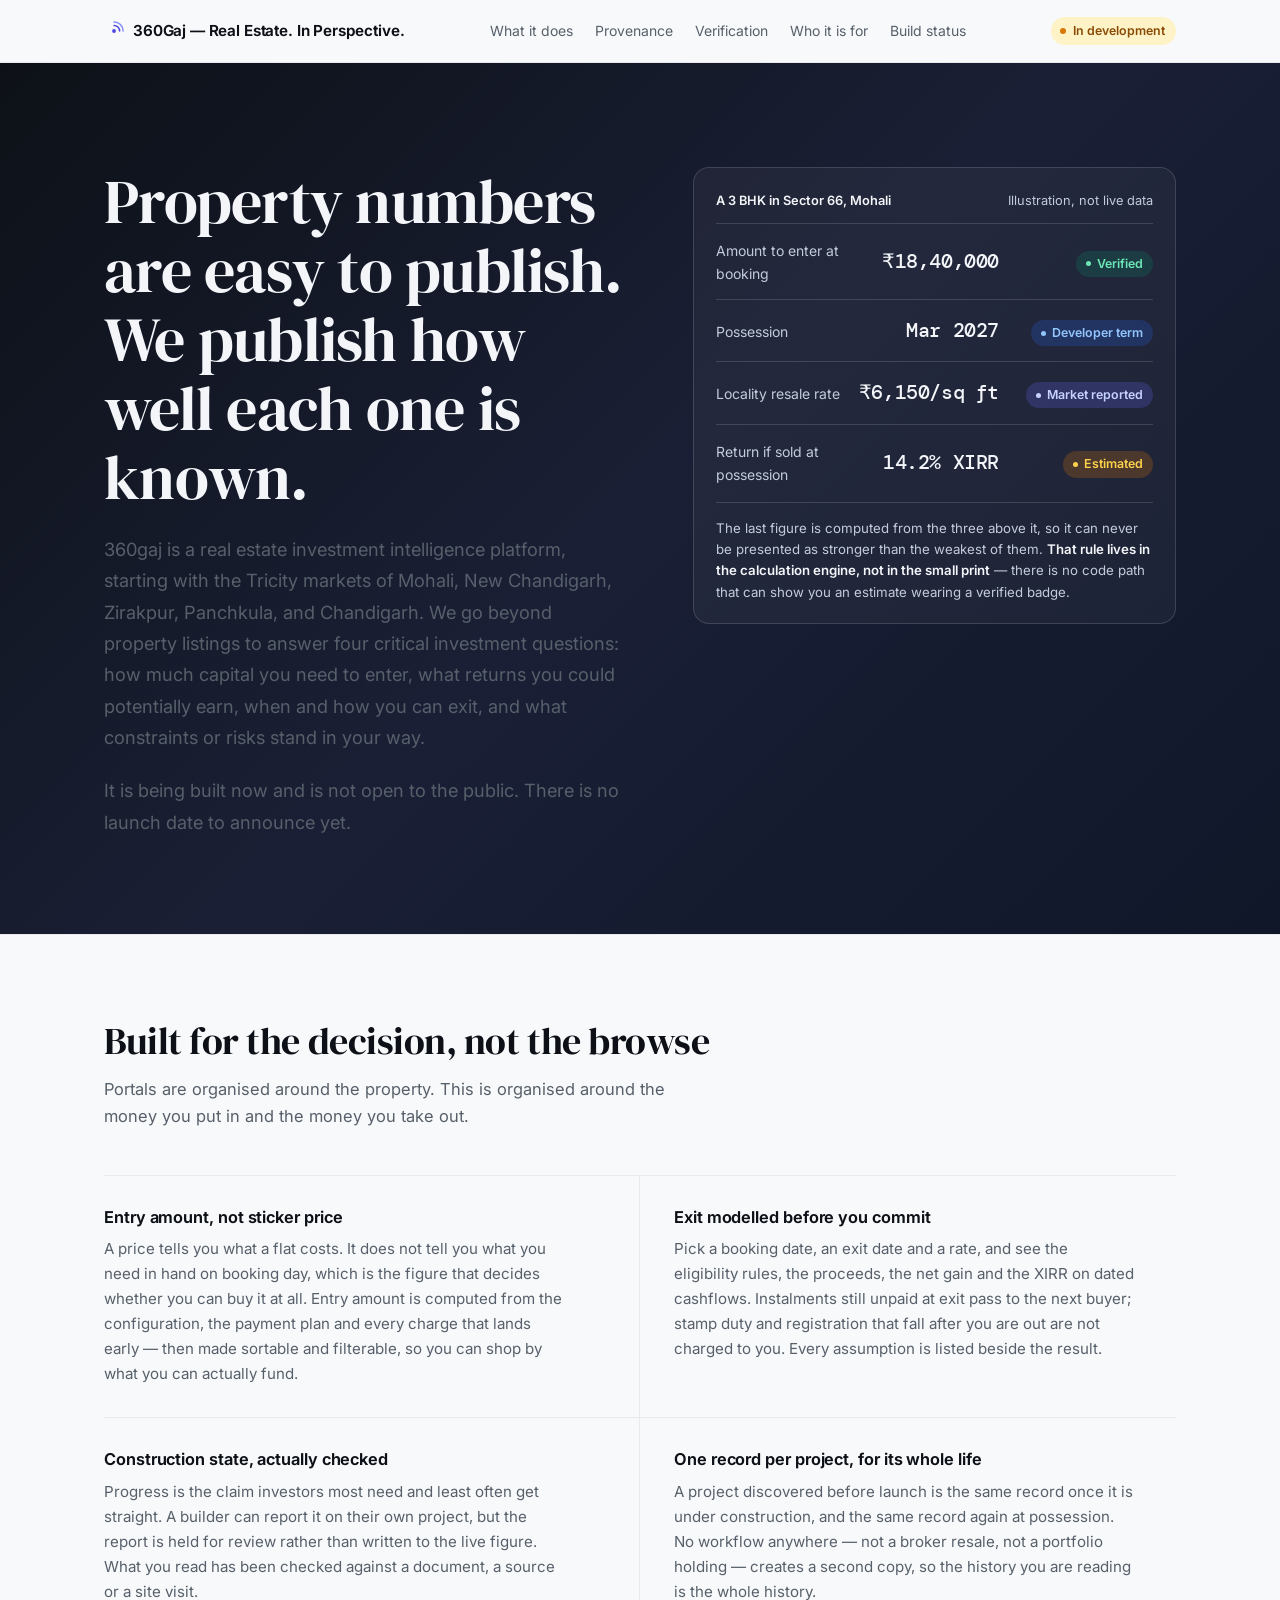
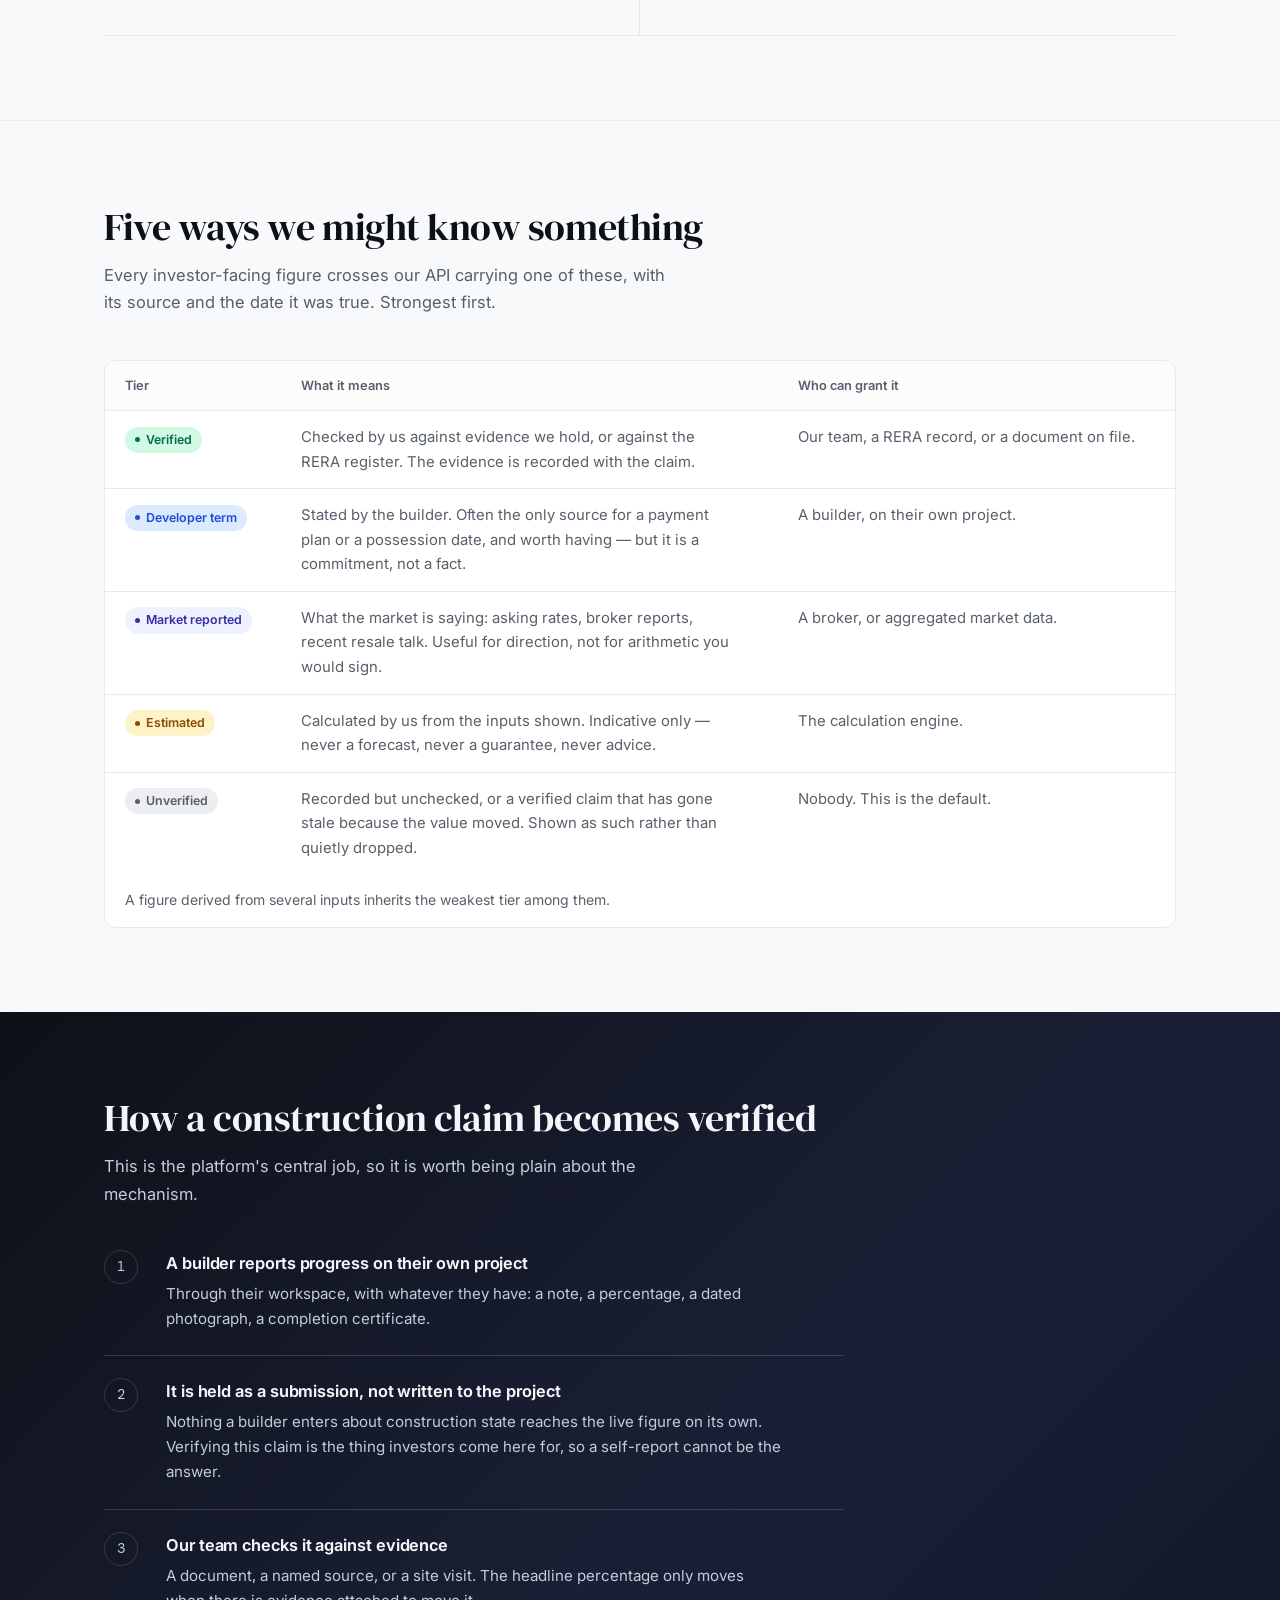
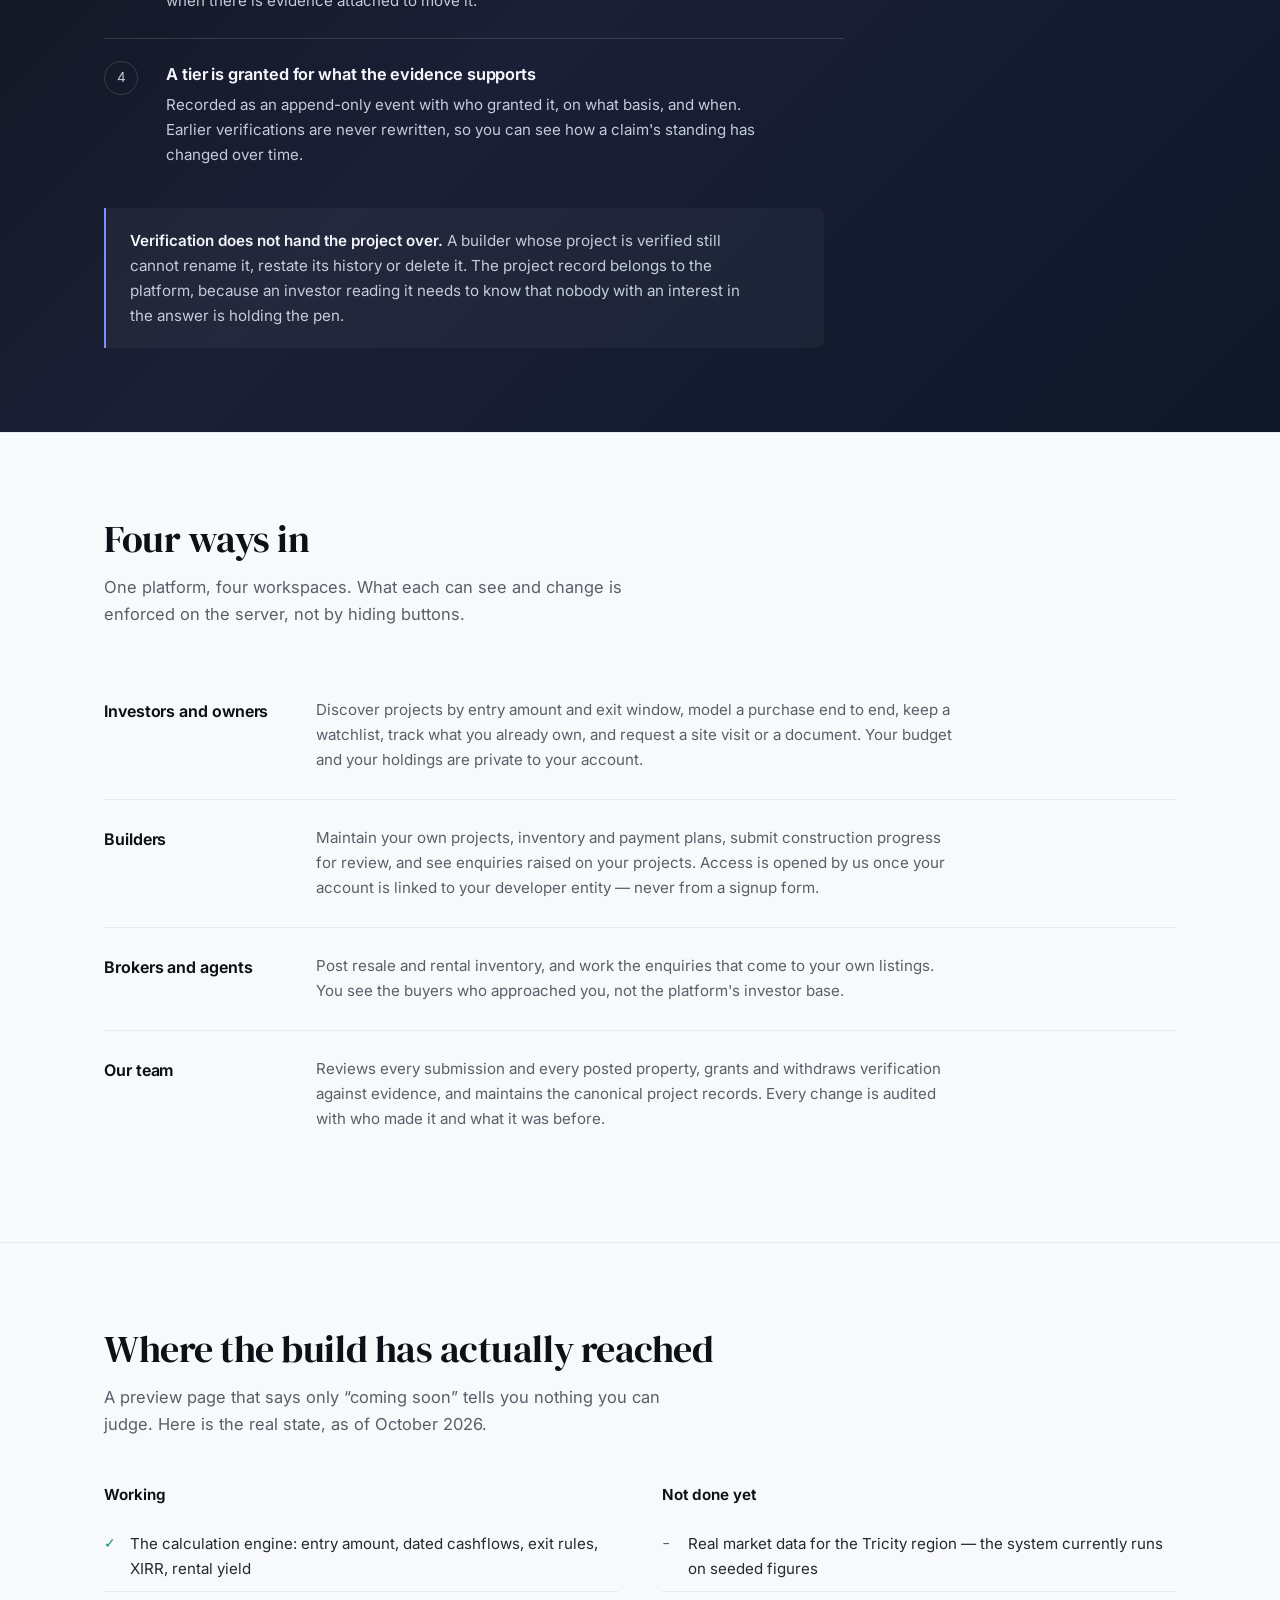
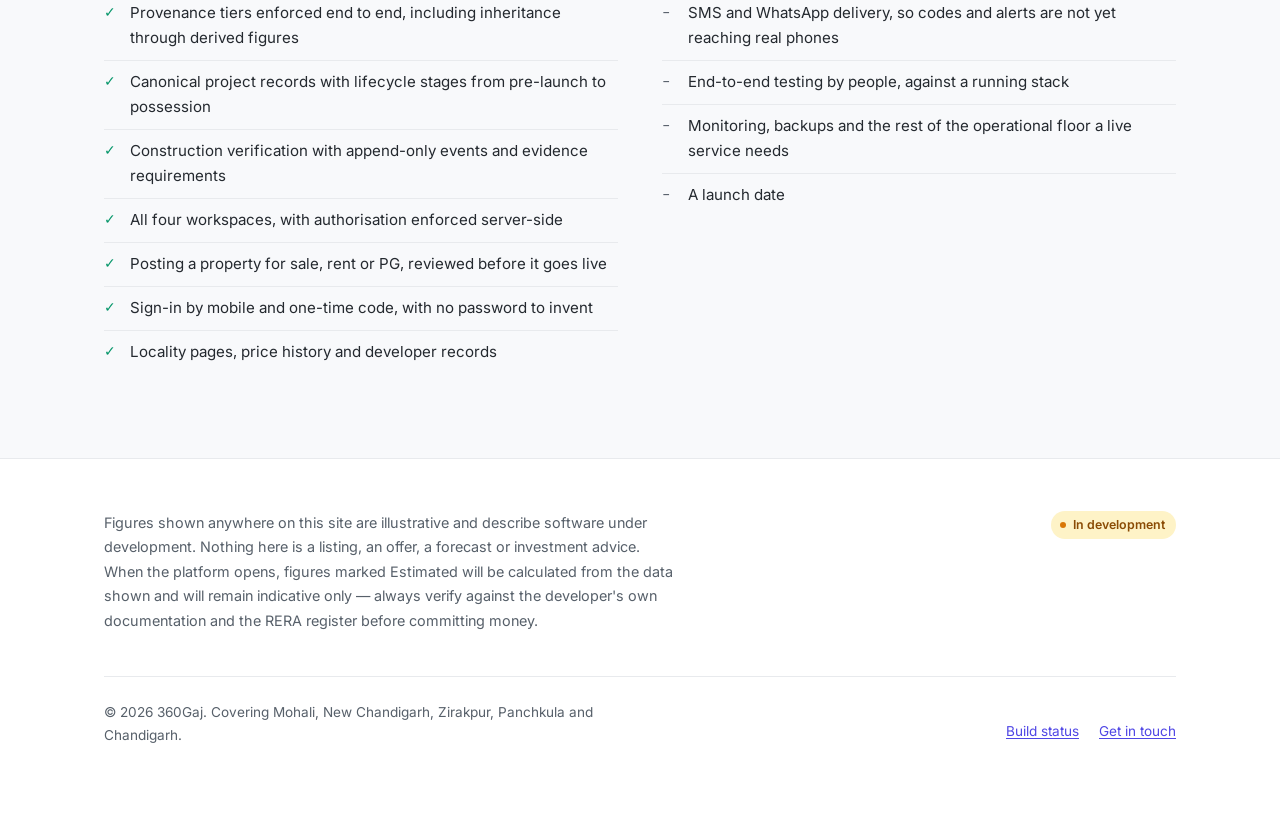
<file: index.html>
<!doctype html>
<html lang="en-IN">
<head>
<meta charset="utf-8">
<meta name="viewport" content="width=device-width, initial-scale=1">
<title>Tricity Property Radar — property investment intelligence for Mohali and Chandigarh</title>
<meta name="description" content="An investor-first view of the Mohali, New Chandigarh, Zirakpur, Panchkula and Chandigarh property market: entry amount, exit terms and verified construction state. Currently in development.">

<!-- This is a preview site for a product that is not live. Keeping it out of
     search results is deliberate: an indexed page would start sending real
     investors to something that cannot serve them yet. Remove this line at
     launch, not before. -->
<meta name="robots" content="noindex, nofollow">

<meta property="og:title" content="Tricity Property Radar">
<meta property="og:description" content="Property investment intelligence for the Tricity region. In development.">
<meta property="og:type" content="website">

<link rel="icon" type="image/svg+xml" href="favicon.svg">
<link rel="preconnect" href="https://fonts.googleapis.com">
<link rel="preconnect" href="https://fonts.gstatic.com" crossorigin>
<link href="https://fonts.googleapis.com/css2?family=DM+Mono:wght@400;500&family=DM+Serif+Display&family=Inter:wght@400..700&display=swap" rel="stylesheet">
<link rel="stylesheet" href="styles.css">
</head>
<body>

<a class="skip" href="#main">Skip to content</a>

<header class="masthead">
  <div class="shell masthead-inner">
    <a class="wordmark" href="#top">
      <svg width="20" height="20" viewBox="0 0 20 20" aria-hidden="true">
        <circle cx="10" cy="10" r="1.9" fill="#4f46e5"/>
        <path d="M10 4.4a5.6 5.6 0 0 1 5.6 5.6" stroke="#4f46e5" stroke-width="1.5" fill="none" stroke-linecap="round"/>
        <path d="M10 .9a9.1 9.1 0 0 1 9.1 9.1" stroke="#818cf8" stroke-width="1.5" fill="none" stroke-linecap="round"/>
      </svg>
      360Gaj — Real Estate. In Perspective.
    </a>
    <nav aria-label="Sections">
      <a href="#what">What it does</a>
      <a href="#provenance">Provenance</a>
      <a href="#verification">Verification</a>
      <a href="#who">Who it is for</a>
      <a href="#status">Build status</a>
    </nav>
    <span class="state-chip">In development</span>
  </div>
</header>

<main id="main">

  <!-- ===================================================== hero ========= -->
  <section class="hero" id="top">
    <div class="shell hero-grid">
      <div>
        <h1>Property numbers are easy to publish. We publish how well each one is known.</h1>
        <p class="lede">
          360gaj is a real estate investment intelligence platform, starting with the Tricity markets of Mohali, New Chandigarh, Zirakpur, Panchkula, and Chandigarh. We go beyond property listings to answer four critical investment questions: how much capital you need to enter, what returns you could potentially earn, when and how you can exit, and what constraints or risks stand in your way.
        </p>
        <p class="lede">
          It is being built now and is not open to the public. There is no launch date
          to announce yet.
        </p>
      </div>

      <!-- The product's thesis as one object: four figures, each carrying the
           strength of the evidence behind it, and a derived figure that cannot
           be stronger than its weakest input. -->
      <div class="ledger">
        <div class="ledger-head">
          <span><strong>A 3 BHK in Sector 66, Mohali</strong></span>
          <span>Illustration, not live data</span>
        </div>

        <div class="ledger-row">
          <span class="ledger-label">Amount to enter at booking</span>
          <span class="ledger-value num">₹18,40,000</span>
          <span class="ledger-tier"><span class="tier tier-verified">Verified</span></span>
        </div>

        <div class="ledger-row">
          <span class="ledger-label">Possession</span>
          <span class="ledger-value num">Mar 2027</span>
          <span class="ledger-tier"><span class="tier tier-developer">Developer term</span></span>
        </div>

        <div class="ledger-row">
          <span class="ledger-label">Locality resale rate</span>
          <span class="ledger-value num">₹6,150/sq ft</span>
          <span class="ledger-tier"><span class="tier tier-market">Market reported</span></span>
        </div>

        <div class="ledger-row">
          <span class="ledger-label">Return if sold at possession</span>
          <span class="ledger-value num">14.2% XIRR</span>
          <span class="ledger-tier"><span class="tier tier-estimated">Estimated</span></span>
        </div>

        <p class="ledger-derived">
          The last figure is computed from the three above it, so it can never be
          presented as stronger than the weakest of them. <strong>That rule lives in the
          calculation engine, not in the small print</strong> — there is no code path that
          can show you an estimate wearing a verified badge.
        </p>
      </div>
    </div>
  </section>

  <!-- ================================================ propositions ====== -->
  <section class="band" id="what">
    <div class="shell">
      <h2>Built for the decision, not the browse</h2>
      <p class="section-intro">
        Portals are organised around the property. This is organised around the money
        you put in and the money you take out.
      </p>

      <div class="claims">
        <article class="claim">
          <h3>Entry amount, not sticker price</h3>
          <p>
            A price tells you what a flat costs. It does not tell you what you need in
            hand on booking day, which is the figure that decides whether you can buy it
            at all. Entry amount is computed from the configuration, the payment plan
            and every charge that lands early — then made sortable and filterable, so you
            can shop by what you can actually fund.
          </p>
        </article>

        <article class="claim">
          <h3>Exit modelled before you commit</h3>
          <p>
            Pick a booking date, an exit date and a rate, and see the eligibility rules,
            the proceeds, the net gain and the XIRR on dated cashflows. Instalments still
            unpaid at exit pass to the next buyer; stamp duty and registration that fall
            after you are out are not charged to you. Every assumption is listed beside
            the result.
          </p>
        </article>

        <article class="claim">
          <h3>Construction state, actually checked</h3>
          <p>
            Progress is the claim investors most need and least often get straight. A
            builder can report it on their own project, but the report is held for review
            rather than written to the live figure. What you read has been checked against
            a document, a source or a site visit.
          </p>
        </article>

        <article class="claim">
          <h3>One record per project, for its whole life</h3>
          <p>
            A project discovered before launch is the same record once it is under
            construction, and the same record again at possession. No workflow anywhere
            — not a broker resale, not a portfolio holding — creates a second copy, so
            the history you are reading is the whole history.
          </p>
        </article>
      </div>
    </div>
  </section>

  <!-- ================================================== provenance ====== -->
  <section class="band" id="provenance">
    <div class="shell">
      <h2>Five ways we might know something</h2>
      <p class="section-intro">
        Every investor-facing figure crosses our API carrying one of these, with its
        source and the date it was true. Strongest first.
      </p>

      <div class="table-wrap">
        <table>
          <caption>
            A figure derived from several inputs inherits the weakest tier among them.
          </caption>
          <thead>
            <tr>
              <th scope="col">Tier</th>
              <th scope="col">What it means</th>
              <th scope="col">Who can grant it</th>
            </tr>
          </thead>
          <tbody>
            <tr>
              <td><span class="tier tier-verified">Verified</span></td>
              <td><p>Checked by us against evidence we hold, or against the RERA register. The evidence is recorded with the claim.</p></td>
              <td><p>Our team, a RERA record, or a document on file.</p></td>
            </tr>
            <tr>
              <td><span class="tier tier-developer">Developer term</span></td>
              <td><p>Stated by the builder. Often the only source for a payment plan or a possession date, and worth having — but it is a commitment, not a fact.</p></td>
              <td><p>A builder, on their own project.</p></td>
            </tr>
            <tr>
              <td><span class="tier tier-market">Market reported</span></td>
              <td><p>What the market is saying: asking rates, broker reports, recent resale talk. Useful for direction, not for arithmetic you would sign.</p></td>
              <td><p>A broker, or aggregated market data.</p></td>
            </tr>
            <tr>
              <td><span class="tier tier-estimated">Estimated</span></td>
              <td><p>Calculated by us from the inputs shown. Indicative only — never a forecast, never a guarantee, never advice.</p></td>
              <td><p>The calculation engine.</p></td>
            </tr>
            <tr>
              <td><span class="tier tier-unverified">Unverified</span></td>
              <td><p>Recorded but unchecked, or a verified claim that has gone stale because the value moved. Shown as such rather than quietly dropped.</p></td>
              <td><p>Nobody. This is the default.</p></td>
            </tr>
          </tbody>
        </table>
      </div>
    </div>
  </section>

  <!-- ================================================ verification ====== -->
  <section class="band band-dark" id="verification">
    <div class="shell">
      <h2>How a construction claim becomes verified</h2>
      <p class="section-intro">
        This is the platform's central job, so it is worth being plain about the
        mechanism.
      </p>

      <ol class="pipeline">
        <li>
          <h3>A builder reports progress on their own project</h3>
          <p>
            Through their workspace, with whatever they have: a note, a percentage, a
            dated photograph, a completion certificate.
          </p>
        </li>
        <li>
          <h3>It is held as a submission, not written to the project</h3>
          <p>
            Nothing a builder enters about construction state reaches the live figure on
            its own. Verifying this claim is the thing investors come here for, so a
            self-report cannot be the answer.
          </p>
        </li>
        <li>
          <h3>Our team checks it against evidence</h3>
          <p>
            A document, a named source, or a site visit. The headline percentage only
            moves when there is evidence attached to move it.
          </p>
        </li>
        <li>
          <h3>A tier is granted for what the evidence supports</h3>
          <p>
            Recorded as an append-only event with who granted it, on what basis, and
            when. Earlier verifications are never rewritten, so you can see how a claim's
            standing has changed over time.
          </p>
        </li>
      </ol>

      <div class="rule-out">
        <p>
          <strong>Verification does not hand the project over.</strong> A builder whose
          project is verified still cannot rename it, restate its history or delete it.
          The project record belongs to the platform, because an investor reading it
          needs to know that nobody with an interest in the answer is holding the pen.
        </p>
      </div>
    </div>
  </section>

  <!-- ======================================================== roles ===== -->
  <section class="band" id="who">
    <div class="shell">
      <h2>Four ways in</h2>
      <p class="section-intro">
        One platform, four workspaces. What each can see and change is enforced on the
        server, not by hiding buttons.
      </p>

      <dl class="roles">
        <div class="role">
          <dt>Investors and owners</dt>
          <dd>
            <p>
              Discover projects by entry amount and exit window, model a purchase end to
              end, keep a watchlist, track what you already own, and request a site visit
              or a document. Your budget and your holdings are private to your account.
            </p>
          </dd>
        </div>
        <div class="role">
          <dt>Builders</dt>
          <dd>
            <p>
              Maintain your own projects, inventory and payment plans, submit construction
              progress for review, and see enquiries raised on your projects. Access is
              opened by us once your account is linked to your developer entity — never
              from a signup form.
            </p>
          </dd>
        </div>
        <div class="role">
          <dt>Brokers and agents</dt>
          <dd>
            <p>
              Post resale and rental inventory, and work the enquiries that come to your
              own listings. You see the buyers who approached you, not the platform's
              investor base.
            </p>
          </dd>
        </div>
        <div class="role">
          <dt>Our team</dt>
          <dd>
            <p>
              Reviews every submission and every posted property, grants and withdraws
              verification against evidence, and maintains the canonical project records.
              Every change is audited with who made it and what it was before.
            </p>
          </dd>
        </div>
      </dl>
    </div>
  </section>

  <!-- ======================================================= status ===== -->
  <section class="band" id="status">
    <div class="shell">
      <h2>Where the build has actually reached</h2>
      <p class="section-intro">
        A preview page that says only &ldquo;coming soon&rdquo; tells you nothing you can
        judge. Here is the real state, as of October 2026.
      </p>

      <div class="status-grid">
        <div>
          <p class="status-heading">Working</p>
          <ul class="status-list status-done">
            <li>The calculation engine: entry amount, dated cashflows, exit rules, XIRR, rental yield</li>
            <li>Provenance tiers enforced end to end, including inheritance through derived figures</li>
            <li>Canonical project records with lifecycle stages from pre-launch to possession</li>
            <li>Construction verification with append-only events and evidence requirements</li>
            <li>All four workspaces, with authorisation enforced server-side</li>
            <li>Posting a property for sale, rent or PG, reviewed before it goes live</li>
            <li>Sign-in by mobile and one-time code, with no password to invent</li>
            <li>Locality pages, price history and developer records</li>
          </ul>
        </div>
        <div>
          <p class="status-heading">Not done yet</p>
          <ul class="status-list status-open">
            <li>Real market data for the Tricity region — the system currently runs on seeded figures</li>
            <li>SMS and WhatsApp delivery, so codes and alerts are not yet reaching real phones</li>
            <li>End-to-end testing by people, against a running stack</li>
            <li>Monitoring, backups and the rest of the operational floor a live service needs</li>
            <li>A launch date</li>
          </ul>
        </div>
      </div>
    </div>
  </section>

</main>

<footer class="site-footer">
  <div class="shell">
    <div class="footer-top">
      <p class="disclaimer">
        Figures shown anywhere on this site are illustrative and describe software under
        development. Nothing here is a listing, an offer, a forecast or investment
        advice. When the platform opens, figures marked Estimated will be calculated from
        the data shown and will remain indicative only — always verify against the
        developer's own documentation and the RERA register before committing money.
      </p>
      <p>
        <span class="state-chip">In development</span>
      </p>
    </div>
    <div class="footer-bottom">
      <p>&copy; 2026 360Gaj. Covering Mohali, New Chandigarh, Zirakpur, Panchkula and Chandigarh.</p>
      <nav aria-label="Footer">
        <a href="#status">Build status</a>
        <a href="mailto:hello@tricityradar.in">Get in touch</a>
      </nav>
    </div>
  </div>
</footer>

</body>
</html>
</file>
<file: styles.css>
/* ===========================================================================
   Tricity Property Radar — showcase site
   ---------------------------------------------------------------------------
   Static, no build step. Tokens below are copied verbatim from the application
   stylesheet (frontend/src/app/globals.css) so the site and the product cannot
   drift apart on colour, radius or type. If a token changes there, change it
   here; nothing compiles these together.
   =========================================================================== */

:root {
  /* --- copied from the app ------------------------------------------------ */
  --bg: #f8f9fb;
  --surface: #ffffff;
  --ink: #0d1117;
  --ink-2: #24292f;
  --ink-3: #57606a;
  --border: #e8eaed;
  --border-2: #d0d7de;

  --indigo: #4f46e5;
  --indigo-dark: #3730a3;
  --indigo-mid: #818cf8;
  --indigo-light: #eef2ff;

  --green: #059669;
  --green-light: #d1fae5;
  --red: #dc2626;
  --amber: #d97706;
  --amber-light: #fef3c7;
  --blue: #2563eb;
  --blue-light: #dbeafe;

  --radius-sm: 8px;
  --radius-md: 12px;
  --radius-lg: 16px;

  --hero-gradient: linear-gradient(135deg, #0d1117 0%, #1a1f35 50%, #0f1729 100%);

  /* --- site only ---------------------------------------------------------- */
  --shell: 1120px;
  --gutter: 24px;
  --measure: 62ch;

  --sans: 'Inter', system-ui, -apple-system, 'Segoe UI', sans-serif;
  --serif: 'DM Serif Display', Georgia, 'Times New Roman', serif;
  --mono: 'DM Mono', ui-monospace, 'SFMono-Regular', Menlo, monospace;

  /* On dark bands. Kept as named tokens so the two dark sections cannot drift. */
  --on-dark: #f3f5f9;
  --on-dark-2: #c3ccda;
  --on-dark-rule: rgba(255, 255, 255, 0.14);
}

*,
*::before,
*::after {
  box-sizing: border-box;
}

html {
  -webkit-text-size-adjust: 100%;
  scroll-behavior: smooth;
}

body {
  margin: 0;
  background: var(--bg);
  color: var(--ink);
  font-family: var(--sans);
  font-size: 16.5px;
  line-height: 1.65;
  -webkit-font-smoothing: antialiased;
  -moz-osx-font-smoothing: grayscale;
}

@media (prefers-reduced-motion: reduce) {
  html {
    scroll-behavior: auto;
  }
  *,
  *::before,
  *::after {
    animation-duration: 0.01ms !important;
    animation-iteration-count: 1 !important;
    transition-duration: 0.01ms !important;
  }
}

/* --------------------------------------------------------------- structure */

.shell {
  width: 100%;
  max-width: var(--shell);
  margin: 0 auto;
  padding: 0 var(--gutter);
}

.band {
  padding: 84px 0;
  border-top: 1px solid var(--border);
}

.band-dark {
  background: var(--hero-gradient);
  color: var(--on-dark);
  border-top: 0;
}

.band-dark h2 {
  color: var(--on-dark);
}

.skip {
  position: absolute;
  left: -9999px;
  top: 0;
  background: var(--ink);
  color: #fff;
  padding: 10px 16px;
  z-index: 100;
  border-radius: 0 0 var(--radius-sm) 0;
}

.skip:focus {
  left: 0;
}

/* -------------------------------------------------------------- typography */

h1,
h2,
h3 {
  font-family: var(--serif);
  font-weight: 400;
  letter-spacing: -0.012em;
  line-height: 1.12;
  margin: 0;
}

h1 {
  font-size: clamp(2.3rem, 5.4vw, 3.85rem);
}

h2 {
  font-size: clamp(1.7rem, 3.2vw, 2.4rem);
  margin-bottom: 14px;
}

h3 {
  font-family: var(--sans);
  font-size: 1.02rem;
  font-weight: 650;
  letter-spacing: -0.005em;
  line-height: 1.4;
}

p {
  margin: 0 0 1.05em;
  max-width: var(--measure);
}

p:last-child {
  margin-bottom: 0;
}

.lede {
  font-size: 1.14rem;
  color: var(--ink-3);
  line-height: 1.72;
}

.band-dark .lede {
  color: var(--on-dark-2);
}

.section-intro {
  color: var(--ink-3);
  margin-bottom: 44px;
  max-width: 58ch;
}

.band-dark .section-intro {
  color: var(--on-dark-2);
}

.num {
  font-family: var(--mono);
  font-feature-settings: 'tnum' 1;
  letter-spacing: -0.02em;
}

a {
  color: var(--indigo);
  text-decoration-thickness: 1px;
  text-underline-offset: 2px;
}

.band-dark a {
  color: var(--indigo-mid);
}

:focus-visible {
  outline: 2px solid var(--indigo);
  outline-offset: 3px;
  border-radius: 2px;
}

.band-dark :focus-visible {
  outline-color: var(--indigo-mid);
}

/* ------------------------------------------------------------------ header */

.masthead {
  position: sticky;
  top: 0;
  z-index: 50;
  background: rgba(248, 249, 251, 0.93);
  backdrop-filter: blur(10px);
  border-bottom: 1px solid var(--border);
}

.masthead-inner {
  display: flex;
  align-items: center;
  gap: 20px;
  height: 62px;
}

.wordmark {
  display: inline-flex;
  align-items: center;
  gap: 9px;
  font-weight: 650;
  font-size: 0.95rem;
  letter-spacing: -0.01em;
  color: var(--ink);
  text-decoration: none;
  flex-shrink: 0;
}

.wordmark svg {
  display: block;
  flex-shrink: 0;
}

.masthead nav {
  margin-left: auto;
  display: flex;
  gap: 22px;
  align-items: center;
}

.masthead nav a {
  font-size: 0.875rem;
  color: var(--ink-3);
  text-decoration: none;
}

.masthead nav a:hover {
  color: var(--ink);
  text-decoration: underline;
}

@media (max-width: 760px) {
  .masthead nav {
    display: none;
  }
}

@media (max-width: 560px) {
  :root {
    --gutter: 16px;
  }
  .masthead-inner {
    gap: 12px;
  }
  .wordmark {
    font-size: 0.875rem;
    gap: 7px;
    min-width: 0;
  }
  .state-chip {
    font-size: 0.72rem;
    padding: 3px 9px 3px 8px;
  }
  .lede {
    font-size: 1.06rem;
    line-height: 1.68;
  }
}

/* A build-state chip, not a marketing badge. Present on every screen, because
   somebody who lands halfway down the page still needs to know. */
.state-chip {
  display: inline-flex;
  align-items: center;
  gap: 7px;
  padding: 4px 11px 4px 9px;
  border-radius: 100px;
  background: var(--amber-light);
  color: #8a4b04;
  font-size: 0.775rem;
  font-weight: 600;
  white-space: nowrap;
}

.state-chip::before {
  content: '';
  width: 6px;
  height: 6px;
  border-radius: 50%;
  background: var(--amber);
  flex-shrink: 0;
}

.masthead .state-chip {
  margin-left: auto;
}

/* -------------------------------------------------------------------- hero */

.hero {
  background: var(--hero-gradient);
  color: var(--on-dark);
  padding: 104px 0 96px;
}

.hero h1 {
  color: var(--on-dark);
  max-width: 21ch;
}

.hero .lede {
  margin-top: 22px;
  max-width: 54ch;
}

.hero-grid {
  display: grid;
  grid-template-columns: minmax(0, 1fr) minmax(0, 0.92fr);
  gap: 64px;
  align-items: start;
}

@media (max-width: 940px) {
  .hero {
    padding: 72px 0 64px;
  }
  .hero-grid {
    grid-template-columns: minmax(0, 1fr);
    gap: 44px;
  }
}

/* --- the hero object: a fact with its provenance attached ----------------- */

.ledger {
  background: rgba(255, 255, 255, 0.045);
  border: 1px solid var(--on-dark-rule);
  border-radius: var(--radius-lg);
  padding: 8px 22px 20px;
}

.ledger-head {
  display: flex;
  align-items: baseline;
  justify-content: space-between;
  gap: 12px;
  padding: 14px 0 12px;
  border-bottom: 1px solid var(--on-dark-rule);
  font-size: 0.8rem;
  color: var(--on-dark-2);
}

.ledger-head strong {
  color: var(--on-dark);
  font-weight: 600;
}

.ledger-row {
  display: grid;
  grid-template-columns: minmax(0, 1fr) auto;
  gap: 6px 18px;
  align-items: center;
  padding: 15px 0 14px;
  border-bottom: 1px solid var(--on-dark-rule);
}

.ledger-row:last-of-type {
  border-bottom: 0;
}

.ledger-label {
  font-size: 0.875rem;
  color: var(--on-dark-2);
}

.ledger-value {
  font-size: 1.22rem;
  font-weight: 500;
  text-align: right;
  white-space: nowrap;
}

.ledger-tier {
  grid-column: 1 / -1;
  justify-self: start;
}

@media (min-width: 560px) {
  .ledger-row {
    grid-template-columns: minmax(0, 1fr) auto auto;
  }
  .ledger-tier {
    grid-column: auto;
    justify-self: end;
    min-width: 136px;
    text-align: right;
  }
  .ledger-value {
    min-width: 128px;
  }
}

.ledger-derived {
  padding-top: 15px;
  margin-top: 2px;
  border-top: 1px solid var(--on-dark-rule);
  font-size: 0.83rem;
  color: var(--on-dark-2);
  line-height: 1.6;
}

.ledger-derived strong {
  color: var(--on-dark);
  font-weight: 600;
}

/* One orchestrated reveal, on load only. Nothing else on the page moves. */
@keyframes ledger-in {
  from {
    opacity: 0;
    transform: translateY(7px);
  }
  to {
    opacity: 1;
    transform: translateY(0);
  }
}

.ledger-row,
.ledger-derived {
  animation: ledger-in 0.5s cubic-bezier(0.4, 0, 0.2, 1) backwards;
}

.ledger-row:nth-of-type(1) {
  animation-delay: 0.18s;
}
.ledger-row:nth-of-type(2) {
  animation-delay: 0.28s;
}
.ledger-row:nth-of-type(3) {
  animation-delay: 0.38s;
}
.ledger-row:nth-of-type(4) {
  animation-delay: 0.48s;
}
.ledger-derived {
  animation-delay: 0.62s;
}

/* ------------------------------------------------------------------- tiers */

.tier {
  display: inline-flex;
  align-items: center;
  gap: 6px;
  font-size: 0.775rem;
  font-weight: 600;
  padding: 3px 10px;
  border-radius: 100px;
  white-space: nowrap;
}

.tier::before {
  content: '';
  width: 5px;
  height: 5px;
  border-radius: 50%;
  background: currentColor;
  flex-shrink: 0;
}

.tier-verified {
  background: var(--green-light);
  color: #046c4e;
}
.tier-developer {
  background: var(--blue-light);
  color: #1d4ed8;
}
.tier-market {
  background: var(--indigo-light);
  color: var(--indigo-dark);
}
.tier-estimated {
  background: var(--amber-light);
  color: #8a4b04;
}
.tier-unverified {
  background: #eceef1;
  color: var(--ink-3);
}

/* On dark, the pale fills go translucent so they sit in the gradient. */
.band-dark .tier-verified,
.hero .tier-verified {
  background: rgba(5, 150, 105, 0.2);
  color: #6ee7b7;
}
.band-dark .tier-developer,
.hero .tier-developer {
  background: rgba(37, 99, 235, 0.22);
  color: #93c5fd;
}
.band-dark .tier-market,
.hero .tier-market {
  background: rgba(99, 102, 241, 0.24);
  color: #c7d2fe;
}
.band-dark .tier-estimated,
.hero .tier-estimated {
  background: rgba(217, 119, 6, 0.24);
  color: #fcd34d;
}
.band-dark .tier-unverified,
.hero .tier-unverified {
  background: rgba(255, 255, 255, 0.11);
  color: var(--on-dark-2);
}

/* --------------------------------------------------- the four propositions */

/* Deliberately not cards: a hairline grid, so the page does not read as a
   stack of identical boxes with one shared shadow. */
.claims {
  display: grid;
  grid-template-columns: repeat(2, minmax(0, 1fr));
  gap: 0;
  border-top: 1px solid var(--border);
}

.claim {
  padding: 30px 34px 30px 0;
  border-bottom: 1px solid var(--border);
}

.claim:nth-child(odd) {
  border-right: 1px solid var(--border);
  padding-right: 34px;
}

.claim:nth-child(even) {
  padding-left: 34px;
  padding-right: 0;
}

.claim h3 {
  margin-bottom: 9px;
}

.claim p {
  color: var(--ink-3);
  font-size: 0.945rem;
  margin: 0;
  max-width: 46ch;
}

@media (max-width: 760px) {
  .claims {
    grid-template-columns: minmax(0, 1fr);
  }
  .claim,
  .claim:nth-child(odd),
  .claim:nth-child(even) {
    padding: 24px 0;
    border-right: 0;
    padding-left: 0;
  }
}

/* ------------------------------------------------------------ tier table */

.table-wrap {
  overflow-x: auto;
  border: 1px solid var(--border);
  border-radius: var(--radius-md);
  background: var(--surface);
}

table {
  width: 100%;
  border-collapse: collapse;
  font-size: 0.93rem;
  min-width: 620px;
}

th,
td {
  text-align: left;
  padding: 14px 20px;
  vertical-align: top;
  border-bottom: 1px solid var(--border);
}

thead th {
  font-size: 0.8rem;
  font-weight: 600;
  color: var(--ink-3);
  background: #fcfcfd;
  white-space: nowrap;
}

tbody tr:last-child td {
  border-bottom: 0;
}

td:first-child {
  white-space: nowrap;
}

td p {
  margin: 0;
  max-width: 48ch;
  color: var(--ink-3);
}

caption {
  caption-side: bottom;
  text-align: left;
  padding: 14px 20px 16px;
  font-size: 0.875rem;
  color: var(--ink-3);
  max-width: 68ch;
}

/* --------------------------------------------------------- the pipeline */

/* Numbered because this genuinely is a sequence: a report becomes a
   submission, a submission is checked, and only then is a tier granted. */
.pipeline {
  list-style: none;
  margin: 0;
  padding: 0;
  counter-reset: step;
  display: grid;
  gap: 0;
}

.pipeline li {
  counter-increment: step;
  position: relative;
  padding: 24px 0 24px 62px;
  border-bottom: 1px solid var(--on-dark-rule);
  max-width: 74ch;
}

.pipeline li:last-child {
  border-bottom: 0;
  padding-bottom: 0;
}

.pipeline li:first-child {
  padding-top: 0;
}

.pipeline li::before {
  content: counter(step);
  position: absolute;
  left: 0;
  top: 22px;
  width: 34px;
  height: 34px;
  display: grid;
  place-items: center;
  border: 1px solid var(--on-dark-rule);
  border-radius: 50%;
  font-family: var(--mono);
  font-size: 0.85rem;
  color: var(--on-dark-2);
}

.pipeline li:first-child::before {
  top: -2px;
}

.pipeline h3 {
  color: var(--on-dark);
  margin-bottom: 7px;
}

.pipeline p {
  color: var(--on-dark-2);
  font-size: 0.945rem;
  margin: 0;
}

.rule-out {
  margin-top: 40px;
  padding: 20px 24px;
  border-left: 2px solid var(--indigo-mid);
  background: rgba(255, 255, 255, 0.04);
  border-radius: 0 var(--radius-sm) var(--radius-sm) 0;
  max-width: 72ch;
}

.rule-out p {
  color: var(--on-dark-2);
  font-size: 0.95rem;
}

.rule-out strong {
  color: var(--on-dark);
  font-weight: 600;
}

/* ------------------------------------------------------------ workspaces */

.roles {
  display: grid;
  gap: 0;
  margin: 0;
}

.role {
  display: grid;
  grid-template-columns: 184px minmax(0, 1fr);
  gap: 28px;
  padding: 26px 0;
  border-bottom: 1px solid var(--border);
  align-items: start;
}

.roles .role:last-child {
  border-bottom: 0;
}

.role dt {
  font-weight: 650;
  font-size: 1rem;
  letter-spacing: -0.005em;
}

.role dd {
  margin: 0;
  color: var(--ink-3);
  font-size: 0.945rem;
}

.role dd p {
  max-width: 64ch;
}

@media (max-width: 720px) {
  .role {
    grid-template-columns: minmax(0, 1fr);
    gap: 8px;
  }
}

/* ---------------------------------------------------------------- status */

.status-grid {
  display: grid;
  grid-template-columns: repeat(2, minmax(0, 1fr));
  gap: 44px;
}

@media (max-width: 760px) {
  .status-grid {
    grid-template-columns: minmax(0, 1fr);
    gap: 32px;
  }
}

.status-list {
  list-style: none;
  margin: 14px 0 0;
  padding: 0;
  font-size: 0.945rem;
}

.status-list li {
  position: relative;
  padding: 9px 0 9px 26px;
  border-bottom: 1px solid var(--border);
  color: var(--ink-2);
}

.status-list li:last-child {
  border-bottom: 0;
}

.status-list li::before {
  position: absolute;
  left: 0;
  top: 9px;
  font-family: var(--mono);
  font-size: 0.9rem;
  line-height: 1.6;
}

.status-done li::before {
  content: '\2713';
  color: var(--green);
}

.status-open li::before {
  content: '\2013';
  color: var(--ink-3);
}

.status-heading {
  font-family: var(--sans);
  font-size: 0.95rem;
  font-weight: 650;
}

/* ---------------------------------------------------------------- footer */

.site-footer {
  background: var(--surface);
  border-top: 1px solid var(--border);
  padding: 52px 0 60px;
  font-size: 0.9rem;
  color: var(--ink-3);
}

.footer-top {
  display: flex;
  gap: 32px;
  justify-content: space-between;
  flex-wrap: wrap;
  padding-bottom: 28px;
  border-bottom: 1px solid var(--border);
}

.disclaimer {
  max-width: 64ch;
  line-height: 1.7;
}

.footer-bottom {
  padding-top: 24px;
  display: flex;
  gap: 18px 32px;
  justify-content: space-between;
  flex-wrap: wrap;
  align-items: center;
  font-size: 0.85rem;
}

.footer-bottom nav {
  display: flex;
  gap: 20px;
  flex-wrap: wrap;
}

/* ------------------------------------------------------------- 404 page */

.oops {
  min-height: 72vh;
  display: grid;
  place-items: center;
  text-align: left;
  padding: 72px 0;
}

.oops-inner {
  max-width: 54ch;
}

.oops h1 {
  margin-bottom: 18px;
}
</file>
